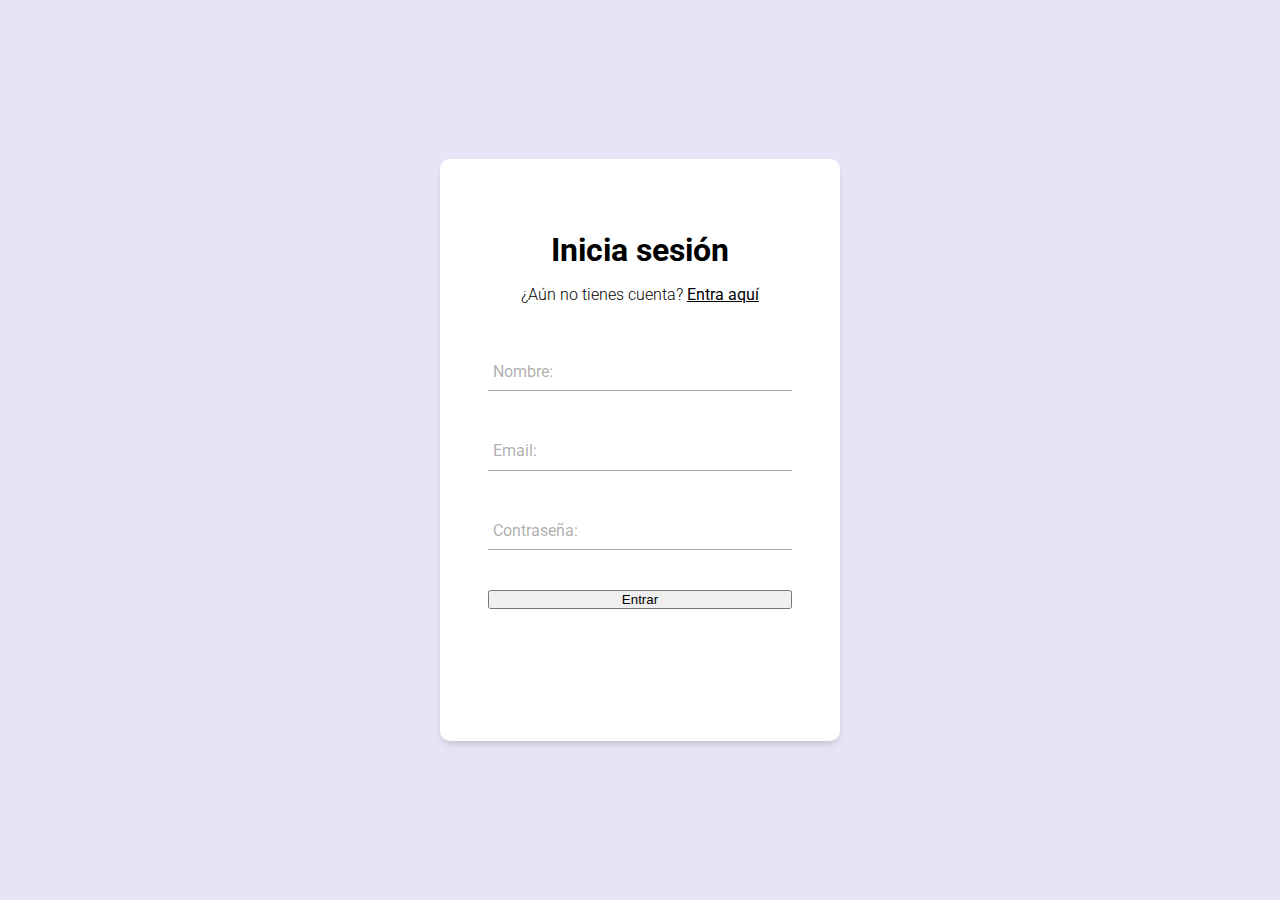
<file: form.html>
<!DOCTYPE html>
<html lang="es">
<head>
        <meta charset="UTF-8">
        <meta name="viewport" content="width=device-width, initial-scale=1.0">
        <title>Página de registro</title>
        <link rel="stylesheet" href="form.css">
</head>
<body>
        <form action="" method="post" class="form" id="form">
                <h2 class="form__title">Inicia sesión</h2>
                <p class="form__paragraph">¿Aún no tienes cuenta? <a href="#" class="form__link">Entra aquí</a></p>

                <div class="form__container">
                        <div class="form__group">
                                <input type="text" id="name" class="form__input" placeholder=" ">
                                <label for="name" class="form__label">Nombre:</label>
                                <span class="form_line"></span>
                        </div>
                        
                        <div class="form__group">
                                <input type="email" id="email" class="form__input" placeholder=" ">
                                <label for="email" class="form__label">Email:</label>
                                <span class="form__line"></span>
                        
                        </div><div class="form__group">
                                <input type="text" id="password" class="form__input" placeholder=" ">
                                <label for="password" class="form__label">Contraseña:</label>
                                <span class="form__line"></span>
                        </div>

                        <input type="submit" class="form__submit" value="Entrar">
                        <p class="warnings" id="warnings"></p>
                </div>
        </form> 
        <script src="app.js"></script>

</body>
</html>
</file>
<file: form.css>
@import url('https://fonts.googleapis.com/css2?family=Roboto:ital,wght@0,300;0,400;1,700&display=swap');

/*Google fonts: https://fonts.google.com/specimen/Roboto?query=Roboto*/
/*https://www.magicpattern.design/tools/css-backgrounds*/


*{
        margin: 0;
        padding: 0;
        box-sizing: border-box;
}

body{
        font-family: 'Roboto', sans-serif;
        background-color: #e5e5f7;
        background-image:  radial-gradient(#ec64e0 0.5px, transparent 0.5px), radial-gradient(#ec64e0 0.5px, #e5e5f7 0.5px);
        background-size: 20px 20px;
        background-position: 0 0,10px 10px;
        display: flex;
        min-height: 100vh;
}

.form{
        background-color: #ffff;
        margin: auto;
        width: 90%;
        max-width: 400px;
        padding: 4.5em 3em;
        border-radius: 10px;
        box-shadow: 0 5px 10px -5px rgb(0 0 0/ 30%);
        text-align: center;
}

.form__title{
        font-size: 2rem;
        margin-bottom: .5em;
}

.form__paragraph{
        font-weight: 300;
}

.form__link{
        font-weight: 400;
        color: #000;
}

.form__container{
        margin-top: 3em;
        display: grid;
        gap: 2.5em;
}

.form__group{
        position: relative;
        --color: #5757577e;
}

.form__input{
        width: 100%;
        background: none;
        color: #706c6c;
        font-size: 1rem;
        padding: .6em .3em;
        border: none;
        outline: none;
        border-bottom: 1px solid var(--color);
        font-family: 'Roboto', sans-serif;
}

.form__input:not(:placeholder-shown){
        color: #4d4646;

}


.form__input:focus + .form__label,
.form__input:not(:placeholder-shown) + .form__label{
        transform: translateY(-12px) scale(.7);
        transform-origin: left top;
        color: #3866f2;
}

/*Se agrega warnings*/

.warnings{
        width: 200px;
        text-align: center;
        margin: auto;
        color: B06AB3;
        padding-top: 20px;
}

.form__label{
        color: var(--color);
        cursor: pointer;
        position: absolute;
        top: 0;
        left: 5px;
        transform: translateY(10px);
        transition: transform .5s, color .3s;
}

.form__subumit{
        background: #3866f2;
        color: #ffff;
        font-family: 'Roboto', sans-serif;
        font-weight: 300;
        font-size: 1rem;
        padding: .8em 0;
        border: none;
        border-radius: .5em;
}

.form__line{
        position: absolute;
        bottom: 0;
        left: 0;
        width: 100%;
        height: 1px;
        background-color: #3866f2;
        transform: scale(0);
        transform-origin: left bottom;
        transition: transform .4s;
}

.form__input:focus ~ .form__line,
.form__input:not(:placeholder-shown) ~ .form__line{
        transform: scale(1);

}

@media (max-width:425px) {

        .form__title{
                font-size: 1.8rem;
        }
        
}
</file>
